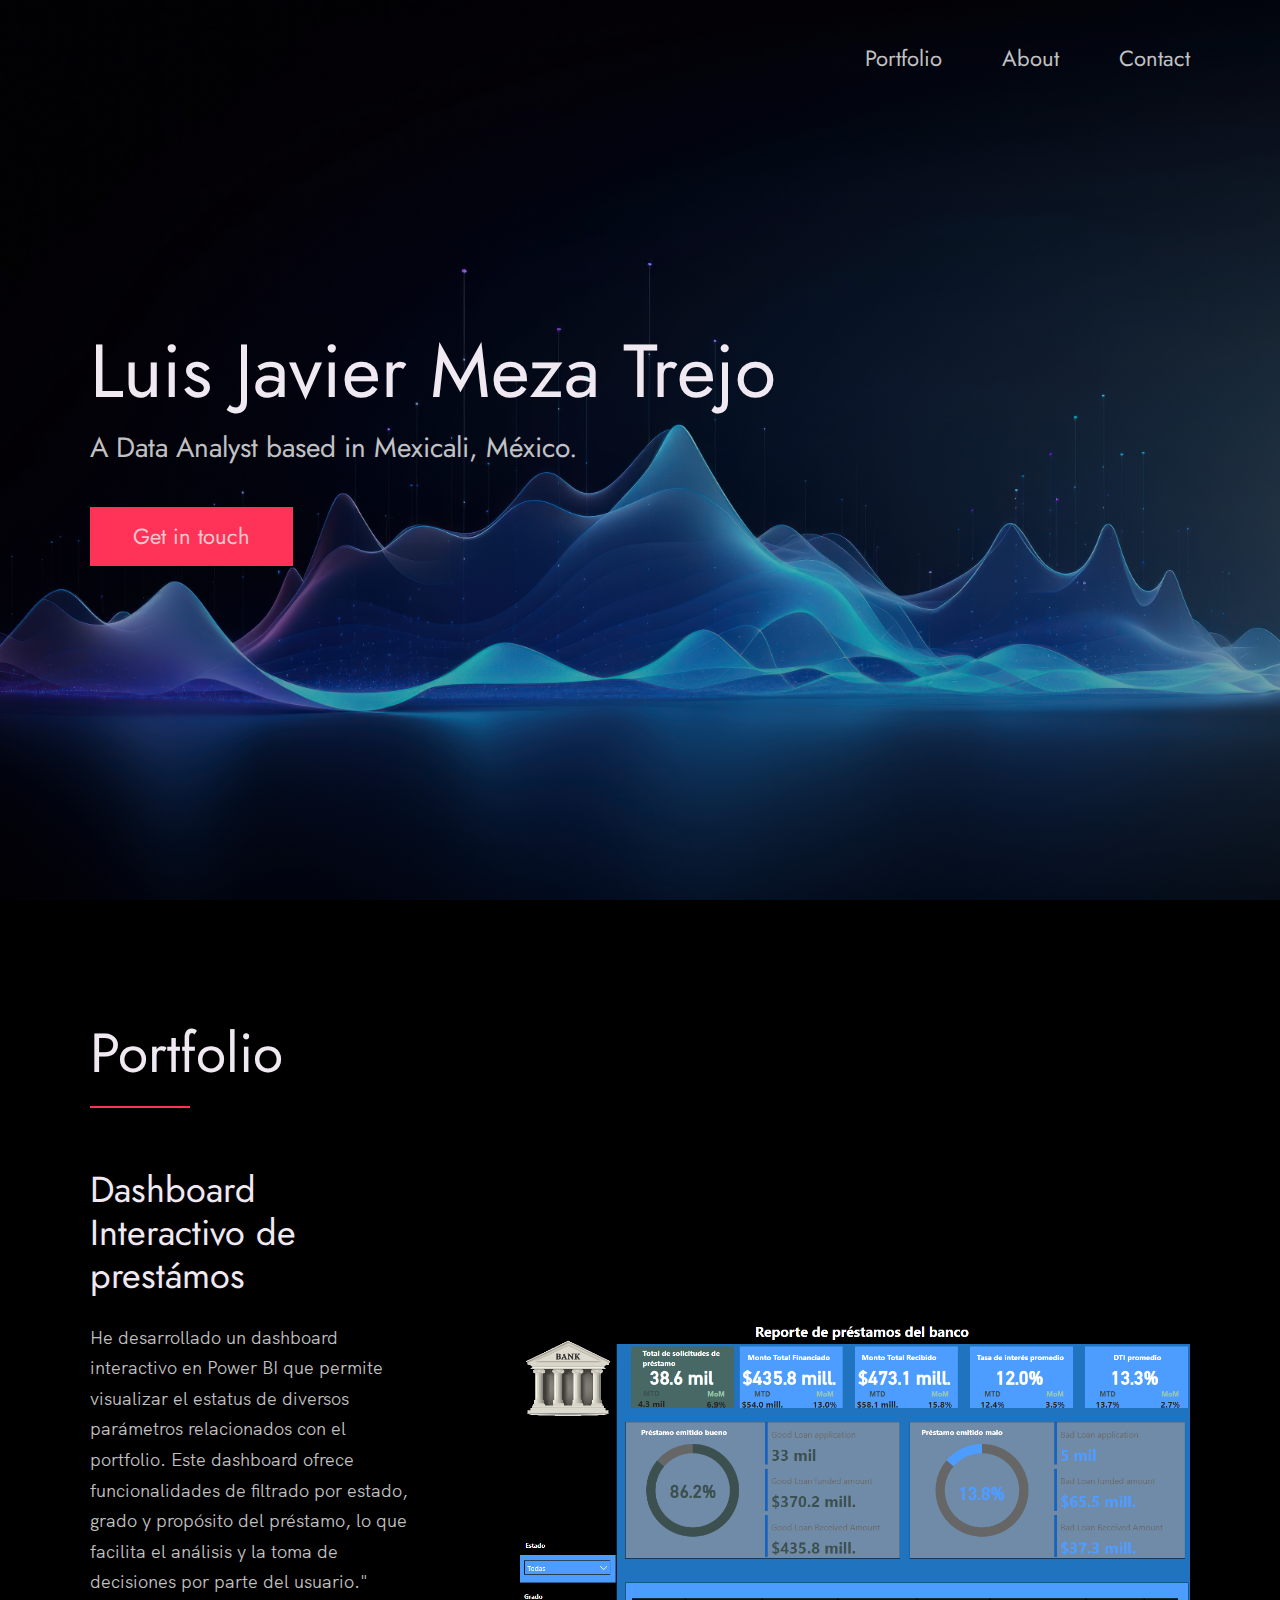
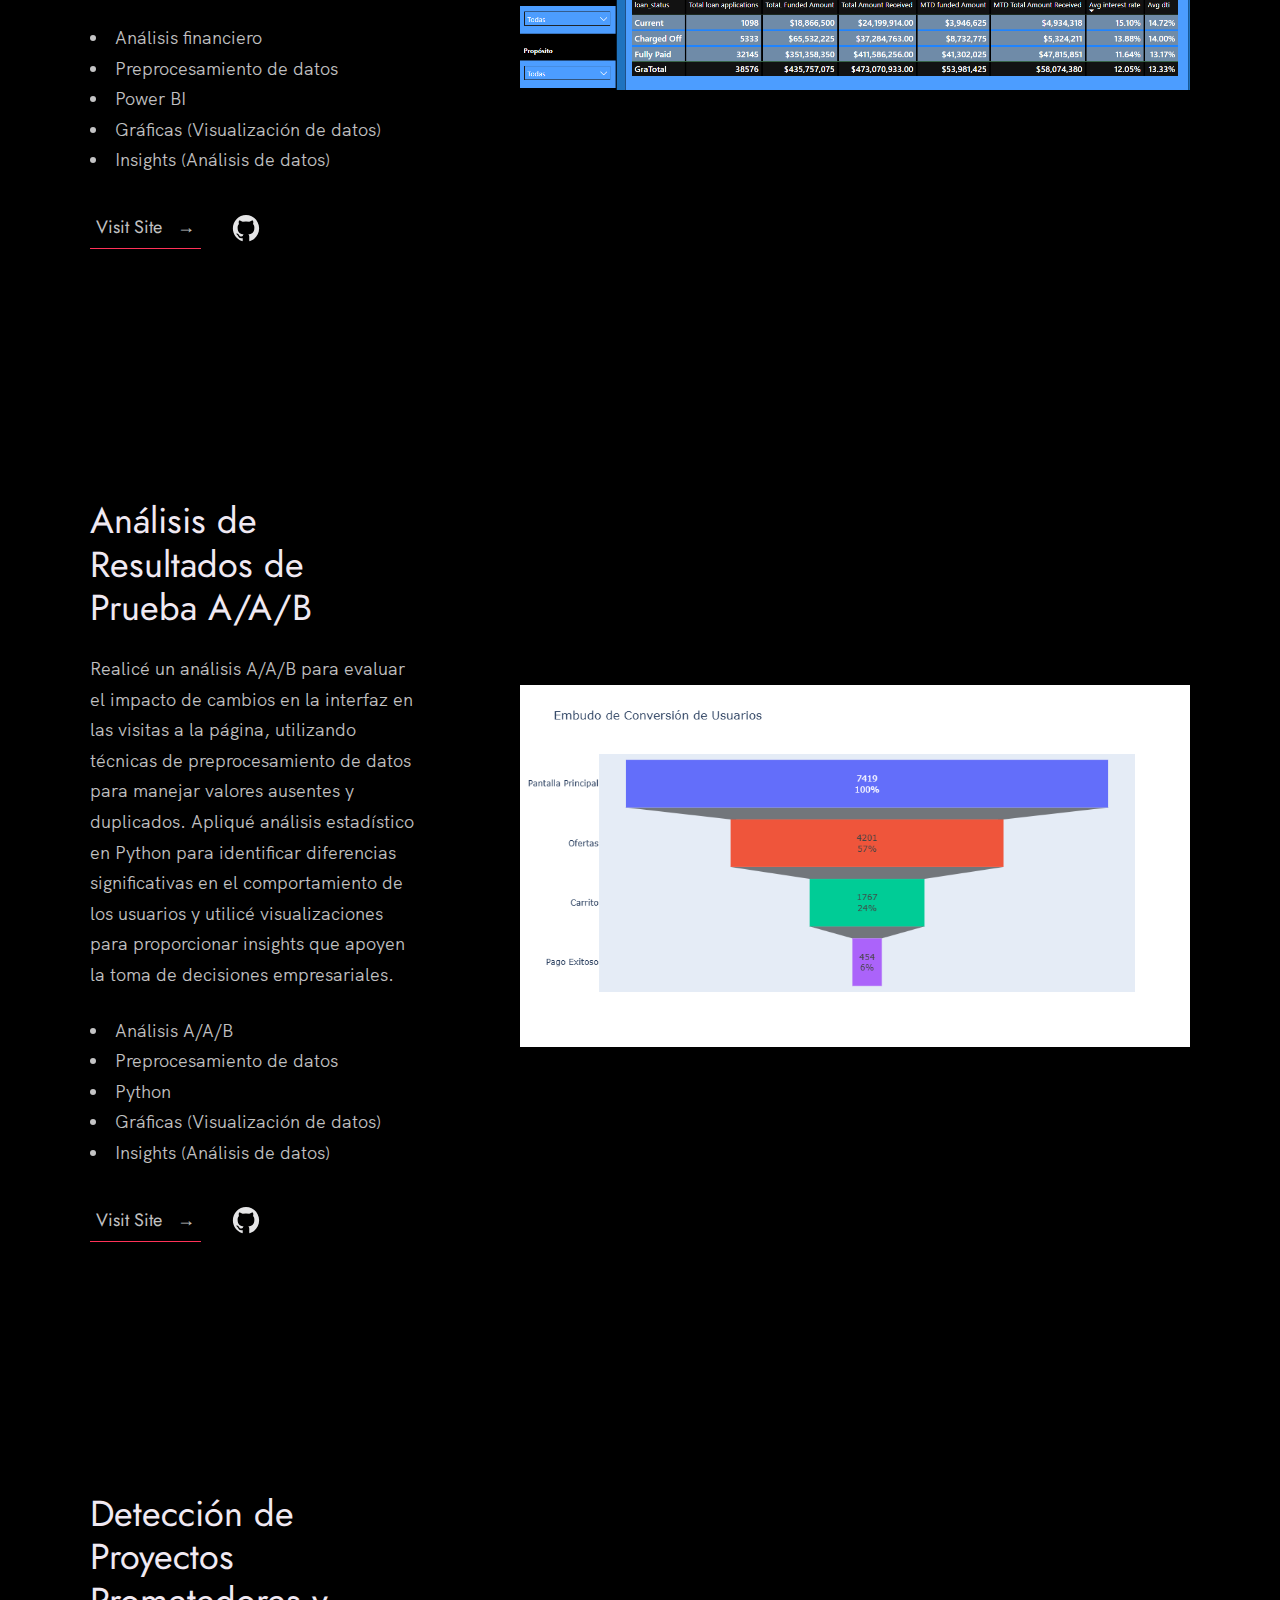
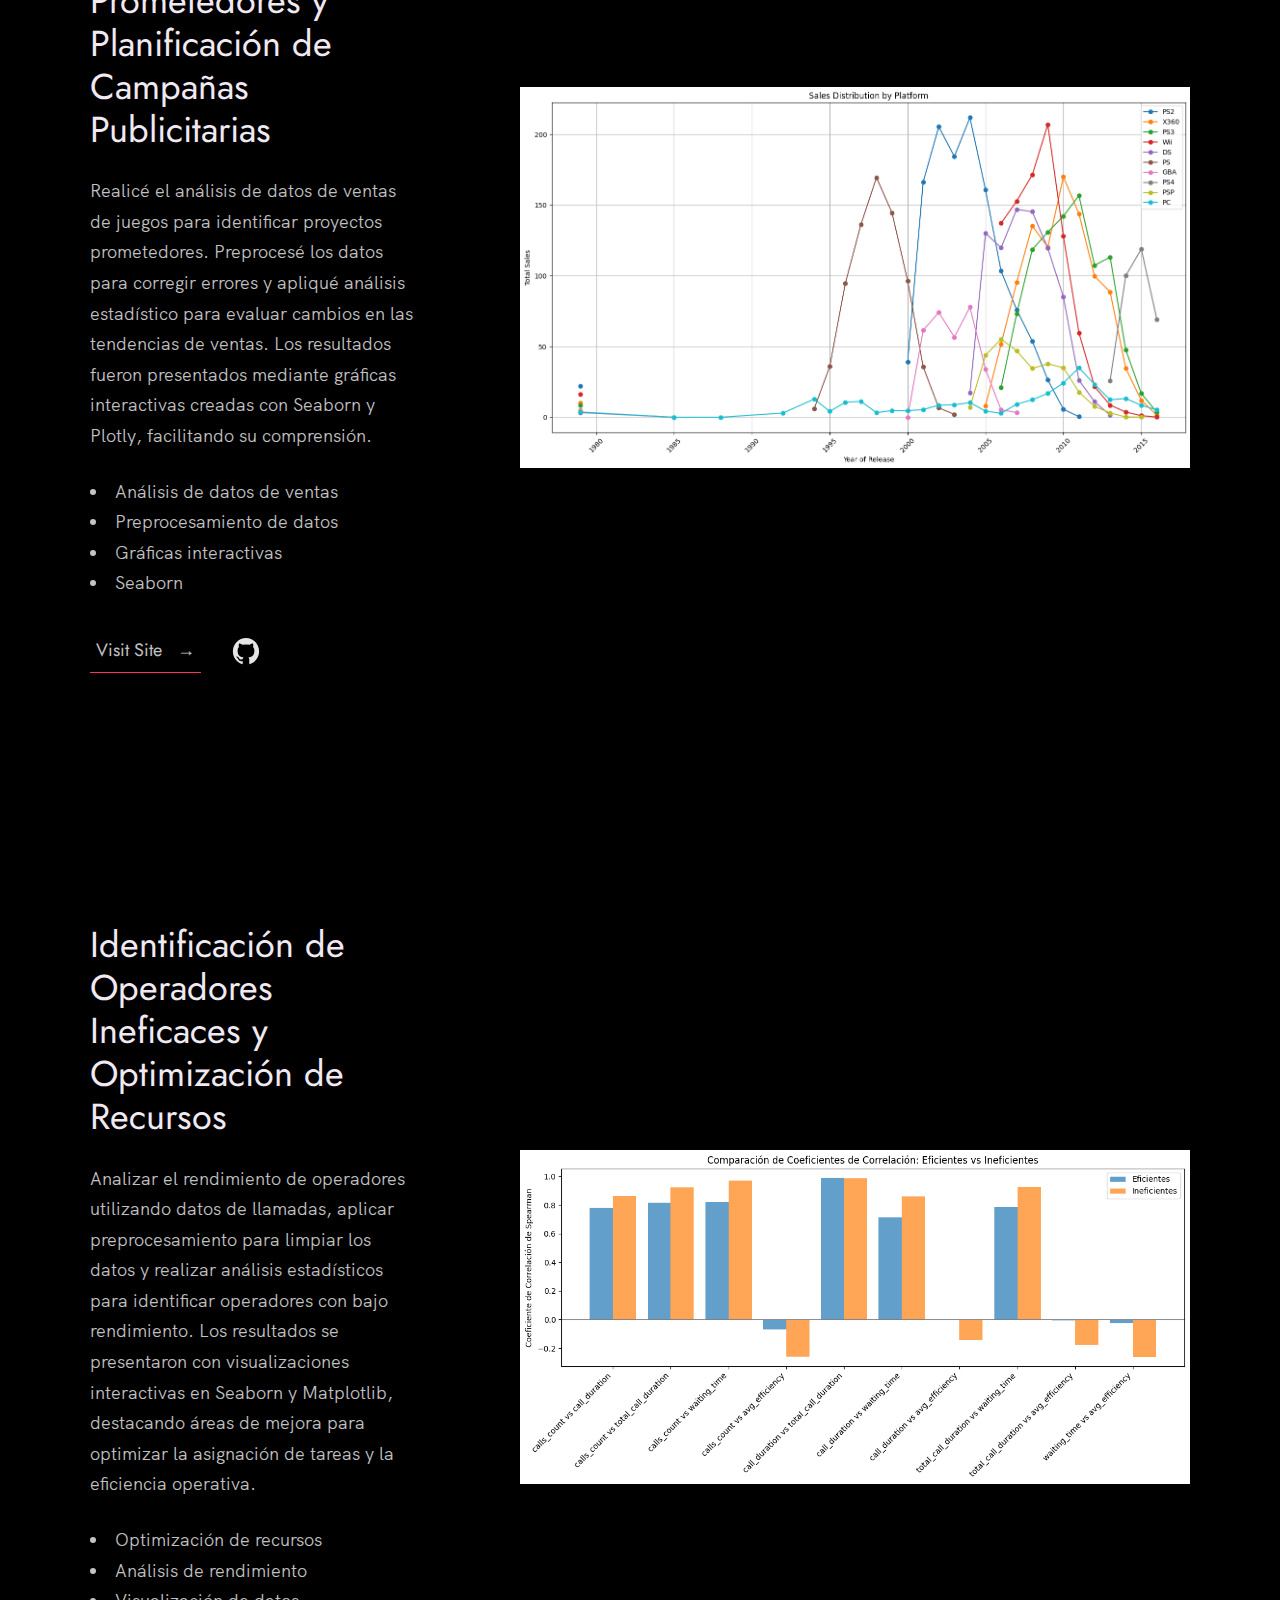
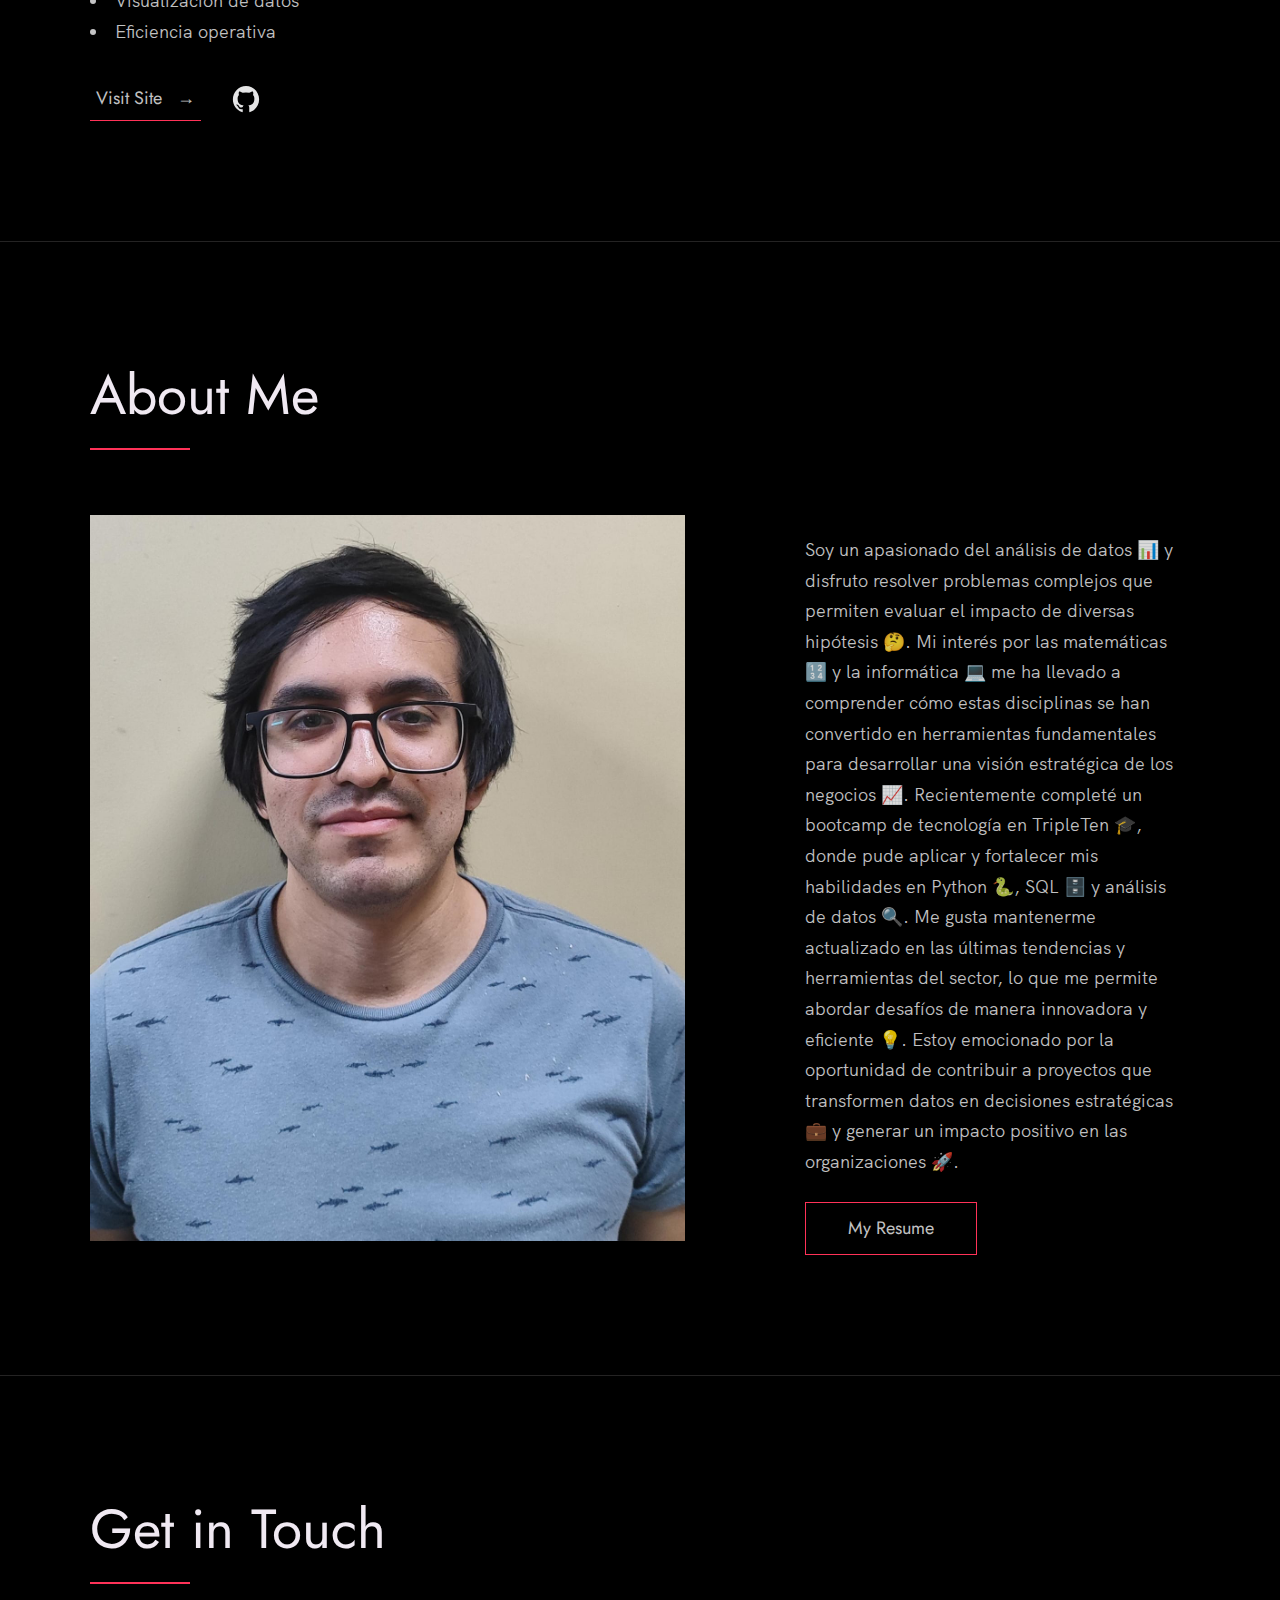
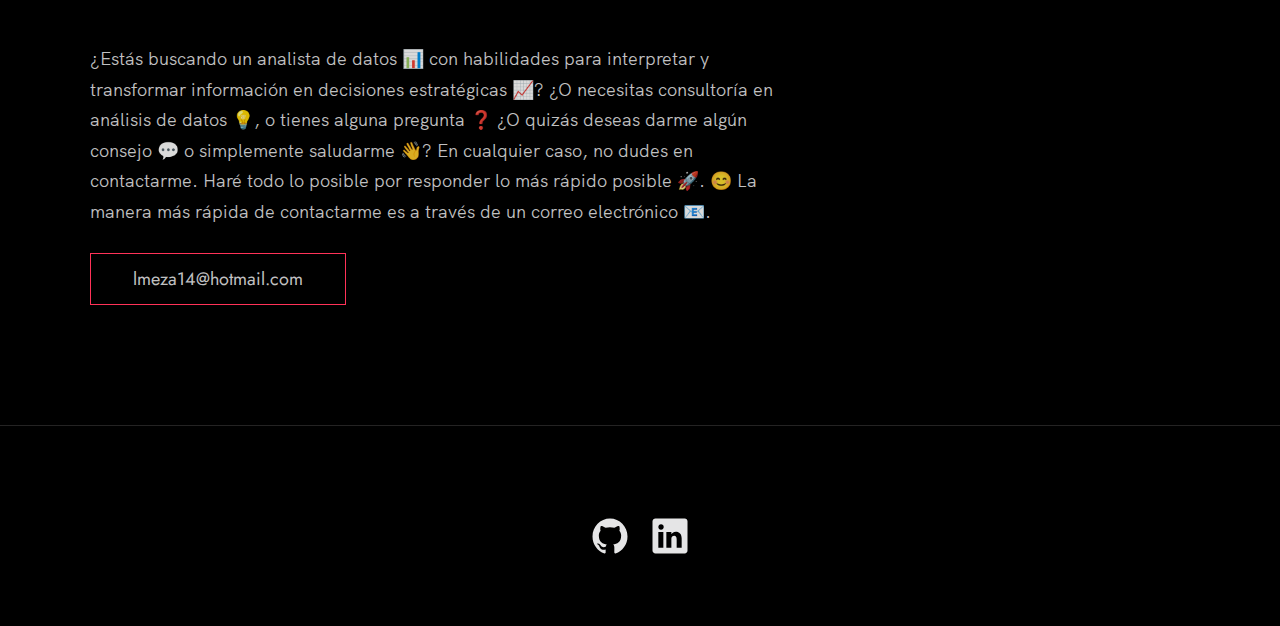
<file: index.html>
<!DOCTYPE html>
<html lang="en">

<head>
  <meta charset="UTF-8" />
  <meta name="viewport" content="width=device-width, initial-scale=1.0" />
  <link rel="shortcut icon" type="image/png" href="./images/LM.jpg" />

  <!-- Put your site title here -->
  <title>
    Luis Javier Meza Trejo | A Data Analyst based in Mexicali, México.
  </title>

  <meta name="description" content="Add small description of yourslef.">
  <!-- Add some coding keywords below, Ex: (React, CSS etc) -->
  <meta name="keywords" content="Put your name, skills and some coding keywords" />
  <link rel="stylesheet" href="index.css" />
</head>

<body>

  <!-- ***** Header ***** -->

  <header class="header" role="banner" id="top">
    <div class="row">
      <nav class="nav" role="navigation">
        <ul class="nav__items">
          <li class="nav__item"><a href="#work" class="nav__link">Portfolio</a></li>
          <li class="nav__item">
            <a href="#about" class="nav__link">About</a>
          </li>
          <li class="nav__item">
            <a href="#contact" class="nav__link">Contact</a>
          </li>
        </ul>
      </nav>
    </div>
    <div class="header__text-box row">
      <div class="header__text">
        <h1 class="heading-primary">
          <!-- Replace the following name with your name -->
          <span>Luis Javier Meza Trejo</span>
        </h1>
        <!-- Put a small paragraph about yourself -->
        <p>A Data Analyst based in Mexicali, México.</p>
        <a href="#contact" class="btn btn--pink">Get in touch</a>
      </div>
    </div>
  </header>

  <main role="main">

    <!-- ***** Work ***** -->

    <section class="work" id="work">
      <div class="row">
        <h2>Portfolio</h2>
        <div class="work__boxes">

          <!-- Each div with the work__box class is a project. -->
<div class="work__box">
            <div class="work__text">
              <h3>Dashboard Interactivo de prestámos</h3>
              <p>
                He desarrollado un dashboard interactivo en Power BI que permite visualizar el estatus de diversos parámetros relacionados con el portfolio. Este dashboard ofrece funcionalidades de filtrado por estado, grado 
                y propósito del préstamo, lo que facilita el análisis y la toma de decisiones por parte del usuario."
              </p>
              <ul class="work__list">
                <li>Análisis financiero</li>
                <li>Preprocesamiento de datos</li>
                <li>Power BI</li>
                <li>Gráficas (Visualización de datos)</li>
                <li>Insights (Análisis de datos)</li>
              </ul>

              <div class="work__links">
                <a href="https://www.linkedin.com/in/luis-javier-meza-trejo-data-analyst/" target="_blank" class="link__text">
                  Visit Site <span>&rarr;</span>
                </a>
                <a href="https://github.com/Sinderac/bank_loan.git" title="View Source Code" target="_blank">
                  <img src="./images/github.svg" class="work__code" alt="GitHub">
                </a>
              </div>
            </div>
            <div class="work__image-box">
              <img src=".\images\prestamos banco.png" class="work__image" alt="Project 1" />
            </div>
          </div>
          <div class="work__box">
            <div class="work__text">
              <h3>Análisis de Resultados de Prueba A/A/B </h3>
              <p>
                Realicé un análisis A/A/B para evaluar el impacto de cambios en la interfaz en las visitas a la página, 
                utilizando técnicas de preprocesamiento de datos para manejar valores ausentes y duplicados. Apliqué análisis estadístico en Python para identificar diferencias significativas 
                en el comportamiento de los usuarios y utilicé visualizaciones para proporcionar insights que apoyen la toma de decisiones empresariales.
              </p>
              <ul class="work__list">
                <li>Análisis A/A/B</li>
                <li>Preprocesamiento de datos</li>
                <li>Python</li>
                <li>Gráficas (Visualización de datos)</li>
                <li>Insights (Análisis de datos)</li>
              </ul>

              <div class="work__links">
                <a href="https://www.linkedin.com/in/luis-javier-meza-trejo-data-analyst/" target="_blank" class="link__text">
                  Visit Site <span>&rarr;</span>
                </a>
                <a href="https://github.com/Sinderac/A-A-B-interface.git" title="View Source Code" target="_blank">
                  <img src="./images/github.svg" class="work__code" alt="GitHub">
                </a>
              </div>
            </div>
            <div class="work__image-box">
              <img src=".\images\newplot_ABB.png" class="work__image" alt="Project 1" />
            </div>
          </div>

          <div class="work__box">
            <div class="work__text">
              <h3>Detección de Proyectos Prometedores y Planificación de Campañas Publicitarias</h3>
              <p>
                Realicé el análisis de datos de ventas de juegos para identificar proyectos prometedores. Preprocesé los datos para corregir errores y apliqué análisis estadístico para evaluar 
                cambios en las tendencias de ventas. Los resultados fueron presentados mediante gráficas interactivas creadas con Seaborn y Plotly, facilitando su comprensión.
              </p>
              <ul class="work__list">
                <li>Análisis de datos de ventas</li>
                <li>Preprocesamiento de datos</li>
                <li>Gráficas interactivas</li>
                <li>Seaborn</li>
              </ul>

              <div class="work__links">
                <a href="https://www.linkedin.com/in/luis-javier-meza-trejo-data-analyst/" target="_blank" class="link__text">
                  Visit Site <span>&rarr;</span>
                </a>
                <a href="https://github.com/Sinderac/Detecci-n-de-Proyectos-Prometedores-y-Planificaci-n-de-Campa-as-Publicitarias.git" title="View Source Code" target="_blank">
                  <img src="./images/github.svg" class="work__code" alt="GitHub">
                </a>
              </div>
            </div>
            <div class="work__image-box">
              <img src="./images/sales_campaña_publicitaria.png" class="work__image" alt="Project 1" />
            </div>
          </div>

          <div class="work__box">
            <div class="work__text">
              <h3>Identificación de Operadores Ineficaces y Optimización de Recursos </h3>
              <p>
                Analizar el rendimiento de operadores utilizando datos de llamadas, aplicar preprocesamiento para limpiar los datos y realizar análisis estadísticos para identificar operadores con bajo rendimiento. 
                Los resultados se presentaron con visualizaciones interactivas en Seaborn y Matplotlib, destacando áreas de mejora para optimizar la asignación de tareas y la eficiencia operativa.
              </p>
              <ul class="work__list">
                <li>Optimización de recursos</li>
                <li>Análisis de rendimiento</li>
                <li>Visualización de datos</li>
                <li>Eficiencia operativa</li>
              </ul>

              <div class="work__links">
                <a href="https://www.linkedin.com/in/luis-javier-meza-trejo-data-analyst/" target="_blank" class="link__text">
                  Visit Site <span>&rarr;</span>
                </a>
                <a href="https://github.com/Sinderac/-Identificaci-n-de-Operadores-Ineficaces-y-Optimizaci-n-de-Recursos-.git" title="View Source Code" target="_blank">
                  <img src="./images/github.svg" class="work__code" alt="GitHub">
                </a>
              </div>
            </div>
            <div class="work__image-box">
              <img src="./images/comparacion.png" class="work__image" alt="Project 3" />
            </div>
          </div>
        </div>
      </div>
    </section>

    <!-- ***** About ***** -->

    <section class="about" id="about">
      <div class="row">
        <h2>About Me</h2>
        <div class="about__content">
          <div class="about__text">
            <!-- Replace the below paragraph with info about yourself -->
            <p>
              Soy un apasionado del análisis de datos 📊 y disfruto resolver problemas complejos que permiten evaluar el impacto de diversas hipótesis 🤔. Mi interés por las matemáticas 🔢 y la informática 💻 
              me ha llevado a comprender cómo estas disciplinas se han convertido en herramientas fundamentales para desarrollar una visión estratégica de los negocios 📈.
              Recientemente completé un bootcamp de tecnología en TripleTen 🎓, donde pude aplicar y fortalecer mis habilidades en Python 🐍, SQL 🗄️ y análisis de datos 🔍. 
              Me gusta mantenerme actualizado en las últimas tendencias y herramientas del sector, lo que me permite abordar desafíos de manera innovadora y eficiente 💡.
              Estoy emocionado por la oportunidad de contribuir a proyectos que transformen datos en decisiones estratégicas 💼 y generar un impacto positivo en las organizaciones 🚀.
            </p>
            <!-- Provide a link to your resume -->
            <a href="#" class="btn">My Resume</a>
          </div>

          <div class="about__photo-container">
            <!-- Add a nice photo of yourself -->
            <img class="about__photo" src="./images/Luis_Meza.jpeg" alt="" />
          </div>
        </div>
      </div>
    </section>
  </main>

  <!-- ***** Contact ***** -->

  <section class="contact" id="contact">
    <div class="row">
      <h2>Get in Touch</h2>
      <div class="contact__info">
        <p>
          ¿Estás buscando un analista de datos 📊 con habilidades para interpretar y transformar información en decisiones estratégicas 📈? 
          ¿O necesitas consultoría en análisis de datos 💡, o tienes alguna pregunta ❓ ¿O quizás deseas darme algún consejo 💬 o simplemente saludarme 👋? 
          En cualquier caso, no dudes en contactarme. 
          Haré todo lo posible por responder lo más rápido posible 🚀. 😊 La manera más rápida de contactarme es a través de un correo electrónico 📧.
        </p>
        <!-- Replace the email with yours -->
        <a href="mailto:lmeza14@hotmail.com" class="btn">lmeza14@hotmail.com</a>
      </div>
    </div>
  </section>

  <!-- ***** Footer ***** -->

  <footer role="contentinfo" class="footer">
    <div class="row">
      <!-- Update the links to point to your accounts -->
      <ul class="footer__social-links">
              <li class="footer__social-link-item">
          <a href="https://github.com/Sinderac" title="Link to Github Profile">
            <img src="./images/github.svg" class="footer__social-image" alt="Github">
          </a>
        </li>
        <li class="footer__social-link-item">
          <a href="https://www.linkedin.com/in/luis-javier-meza-trejo-data-analyst/">
            <img src="./images/linkedin.svg" title="Link to Linkedin Profile" class="footer__social-image" alt="Linkedin">
          </a>
        </li>
      </ul>
    </div>
  </footer>

  <a href="#top" class="back-to-top" title="Back to Top">
    <img src="./images/arrow-up.svg" alt="Back to Top" class="back-to-top__image"/>
  </a>
  <script src="./index.js"></script>
</body>

</html>
</file>
<file: index.css>
/* --------------------------------------- */
/* ----- Basic Setup ----- */
/* --------------------------------------- */

@font-face {
    font-family: 'Hk Grotesk';
    font-style: normal;
    font-weight: 400;
    src: url('./fonts/HKGrotesk-Regular.woff') format('woff');
}

@font-face {
    font-family: 'Jost';
    font-style: normal;
    font-weight: 400;
    src: url('./fonts/Jost-Regular.ttf') format('woff');
}

* {
    margin: 0;
    padding: 0;
    box-sizing: inherit;
}

:root {
    --font-size-small: 1.8rem;
    --font-size-normal: 2.2rem;
    --font-size-medium: 2.8rem;
    --font-size-medium-1: 3.6rem;
    --font-size-large: 5.5rem;
    --font-size-huge: 7.5rem;
    --font-stack: 'Hk Grotesk', sans-serif;

    --line-height-normal: 1.7;
    --line-height-small: 1.2;

    --black: #000;
    --pink: #ff3258;
    --white: #f0e9f2;
    --white-1: #e5e5e6da;


    --container-max-width: 1180px;
    --container-normal-width: 800px;
    --container-medium-width: 700px; 
    --container-small-width: 500px;

    --gutter-huge: 12rem;
    --gutter-medium: 6rem;
    --gutter-normal: 3rem;
    --gutter-small-1: 2.5rem;
    --gutter-small: 2rem;

    --border-light: 1px solid rgb(36, 35, 35);
}

html {
    font-size: 62.5%; /* (16/10)*100 = 62.5% => 1rem = 10px */
    box-sizing: border-box;
    scroll-behavior: smooth;
}

@media(max-width: 1000px) {
    html {
        font-size: 52%;
    }
}

body {
    font-size: var(--font-size-small);
    font-family: var(--font-stack);
    font-weight: 400;
    color: var(--white-1);
    line-height: var(--line-height-normal);
    background: var(--black);
    overflow-x: hidden;
}

.row {
    max-width: var(--container-max-width);
    margin: 0 auto;
}

@media(max-width: 1340px) {
    .row {
        max-width: 1100px;
    }
}

@media(max-width: 1240px) {
    .row {
        padding: 0 var(--gutter-medium);
    }
}

@media(max-width: 600px) {
    .row {
        padding: 0 var(--gutter-normal);
    }
}

@media(max-width: 600px) {
    .row {
        padding: 0 var(--gutter-small);
    }
}

section {
    padding: var(--gutter-huge) 0;
    border-bottom: var(--border-light);
}

img {
    object-fit: contain;
    max-width: 100%;
}

/* --------------------------------------- */
/* ----- Headlines and Paragraphs ----- */
/* --------------------------------------- */

h1,
h2,
h3 {
    font-family: 'Jost', sans-serif;
    font-weight: 400;
    line-height: var(--line-height-small);
    color: var(--white);
}

.heading-primary {
    line-height: 1;
    font-size: var(--font-size-huge);
    font-weight: 400;
}

@media(max-width: 900px) {
    .heading-primary {
        font-size: 6.5rem;
    }
}

h2 {
    font-size: var(--font-size-large);
    margin-bottom: var(--gutter-medium);
}

h2::after {
    content: '';
    display: block;
    height: 2px;
    width: 10rem;
    background: var(--pink);
    margin: var(--gutter-small) 0;
}

h3 {
    font-size: var(--font-size-medium-1);
    margin-bottom: var(--gutter-small);
}

@media(max-width: 500px) {
    .heading-primary {
        font-size: var(--font-size-large);
    }

    h2 {
        font-size: var(--font-size-medium-1);
    }

    h3 {
        font-size: var(--font-size-medium);
    }
}

p {
    margin: var(--gutter-small-1) 0;
}

@media(max-width: 900px) {
    p { 
        max-width: var(--container-small-width);
    }
}

/* --------------------------------------- */
/* ----- Buttons and Links ----- */
/* --------------------------------------- */

a {
    color: var(--white);
    font-weight: 400;
    font-family: 'Jost', sans-serif;
    transition: all .2s;
    outline: 2px solid transparent;
}

::-moz-focus-inner {
    border: 0;
}

button:focus,
a:focus {
    outline: 2px solid var(--pink);
}

body:not(.user-is-tabbing) button:focus,
body:not(.user-is-tabbing) a:focus {
    outline: none;
}

.link:hover {
    color: var(--pink);
}

.btn {
    position: relative;
    display: inline-block;
    padding: 1rem 4.2rem;
    text-decoration: none;
    color: inherit;
    border: 1px solid  var(--pink);
    font-weight: 400;
}

.btn:focus {
    outline: none;
}

.btn::after {
    content: '';
    display: block;
    position: absolute;
    top: 0;
    left: 0;
    right: 100%;
    background: var(--white);
    height: 100%;
    z-index: -1;
    transition: all 0.2s cubic-bezier(1, 0.68, 0.16, 0.9);
}

.btn:hover::after,
.btn:focus::after {
    right: 0;
    background: var(--pink);
}

.btn--pink {
    background: var(--pink);
    transition: all 0.2s;
}

.btn--pink::after {
    display: none;
}

.btn--pink:hover,
.btn--pink:focus {
    background: transparent;
}

.link__text {
    position: relative;
    display: inline-block;
    padding: .6rem;
    color: inherit;
    text-decoration: none;
    border-bottom: 1px solid var(--pink);
}

.link__text::after {
    content: '';
    display: block;
    position: absolute;
    top: 0;
    left: 0;
    right: 100%;
    background: var(--white);
    height: 100%;
    z-index: -1;
    transition: all 0.2s cubic-bezier(1, 0.68, 0.16, 0.9);
}

.link__text:focus {
    outline: none;
}

.link__text:hover::after,
.link__text:focus:after {
    right: 0;
    background: var(--pink);
}

.link__text span {
    padding-left: 1rem;
    font-family: sans-serif;
}

/* ----- Back to Top ----- */

.back-to-top {
    position: fixed;
    bottom: 4rem;
    right: 4rem;
    display: flex;
    justify-content: center;
    align-items: center;
    height: 5.5rem;
    width: 5.5rem;
    background-color: var(--pink);
    border-radius: 50%;
    z-index: 10;
    visibility: hidden;
    transition: all .4s;
}

.back-to-top__image {
    height: 70%;
}

@media(max-width: 900px) {
    .back-to-top {
        right: 2rem;
    }
}

@media(max-width: 500px) {
    .back-to-top {
        right: 1rem;
    }
}

/* --------------------------------------- */
/* ----- Navigation ----- */
/* --------------------------------------- */

.nav {
    display: flex;
    justify-content: flex-end;
    padding: var(--gutter-normal) 0;
}

.nav__items {
    display: flex;
    list-style: none;
}

.nav__item:not(:last-child) {
    margin-right: var(--gutter-medium);
}

@media(max-width: 500px) {
    .nav {
        justify-content: center;
    }
}

@media(max-width: 400px) {
    .nav__item:not(:last-child) {
        margin-right: var(--gutter-normal);
    }
}

@media(max-width: 300px) {
    .nav {
        font-size: var(--font-size-small);
    }
}

.nav__link {
    position: relative;
    display: inline-block;
    padding: 1rem 0;
    text-decoration: none;
    color: inherit;
    transition: all .2s;
}

.nav__link::after {
    content: '';
    position: absolute;
    bottom: 0;
    left: 0;
    right: 100%;
    display: inline-block;
    height: 1rem;
    background: var(--white);
    transition: all 0.25s cubic-bezier(1, 0.68, 0.16, 0.9);
}

.nav__link:hover {
    color: var(--pink);
}

.nav__link:hover::after {
    right: 0;
    height: 2px;
    background: var(--pink);
}

/* --------------------------------------- */
/* ----- Header ----- */
/* --------------------------------------- */

.header {
    background: linear-gradient(rgba(0,0,0, .1), rgba(0,0,0, .4)), 
        url('./images/header2.jpg');
    height: 100vh;
    background-size: cover;
    background-position: center;
    background-attachment: fixed;
    font-size: var(--font-size-normal);
}

.header__text {
    position: absolute;
    top: 50%;
    transform: translateY(-50%);
}

.header__text p {
    margin: 1.5rem 0 3.5rem;
    max-width: var(--container-medium-width);
    font-family: 'Jost', sans-serif;
    font-size: var(--font-size-medium);
}

@media(max-width: 500px) {
    .header {
        text-align: center;
    }

    .header__text p {
        transform: scale(.8);
    }
}

/* --------------------------------------- */
/* ----- Work ----- */
/* --------------------------------------- */

.work__box {
    display: flex;
    align-items: center;
}

@media(max-width: 900px) {
    .work__box {
        align-items: initial;
        flex-direction: column-reverse;
    }
}

.work__box:not(:last-child) {
    margin-bottom: 25rem;
}

@media(max-width: 500px) {
    .work__box:not(:last-child) {
        margin-bottom: 20rem;
    }
}

.work__links {
    display: flex;
    align-items: center;
}

.work__text {
    flex: 0 0 30%;
}

.work__list {
    /* list-style-type: square; */
    list-style-position: inside;
    margin-bottom: var(--gutter-normal);
}

.work__code {
    display: block;
    height: 3rem;
    margin-left: var(--gutter-normal);
    transition: all .3s;
}

.work__code:hover {
    transform: scale(1.2);
}

.work__image-box {
    margin-bottom: var(--gutter-normal);
}

@media(min-width: 901px) {
    .work__image-box {
        flex: 1;
        margin: 0 0 0 10rem;
    }
}

@media(max-width: 900px) {
    .work__code {
        height: 4rem;
    }
}

/* --------------------------------------- */
/* ----- Clients ----- */
/* --------------------------------------- */

.client__logos {
    display: flex;
    justify-content: space-between;
    filter: invert(100%) grayscale(100%) opacity(.8);
}

.client__logo {
    height: 6.5rem;
    max-width: 18rem;
}

@media(max-width: 1240px) {
    .client__logos {
        overflow-x: scroll;
        padding: var(--gutter-normal);
    }

    .client__logo:not(:last-of-type) {
        margin-right: var(--gutter-medium);
    }
}

/* --------------------------------------- */
/* ----- About ----- */
/* --------------------------------------- */

.about__content {
    display: flex;
    flex-direction: row-reverse;
    align-items: center;
}

@media(max-width: 900px) {
    .about__content {
        flex-direction: column-reverse;
        align-items: initial;
    }
}

.about__photo-container {
    margin-bottom: var(--gutter-normal);
}

@media(min-width: 901px) {
    .about__text {
        flex: 0 0 35%;
    }
    
    .about__photo-container {
        flex: 1;
        margin: 0 var(--gutter-huge) 0 0;
    }
}

/* --------------------------------------- */
/* ----- Contact ----- */
/* --------------------------------------- */

.contact__info {
    max-width: var(--container-medium-width);
}

/* --------------------------------------- */
/* ----- Footer ----- */
/* --------------------------------------- */

.footer {
    text-align: center;
    padding: var(--gutter-medium) 0 var(--gutter-normal);
}

.footer__social-links {
    display: flex;
    justify-content: center;
    padding: var(--gutter-normal) 0;
    list-style: none;
}

.footer__social-link-item:not(:last-of-type) {
    margin-right: var(--gutter-small);
}

.footer__social-image {
    height: 4rem;
}

.footer__github-buttons {
    display: flex;
    justify-content: center;
}

.footer__github-buttons iframe {
    height: 2.5rem;
    width: 84px;
    transform: translateY(3px);
}

@media(max-width: 500px) {
    .footer {
        padding: var(--gutter-medium) 0;
    } 
}
</file>
